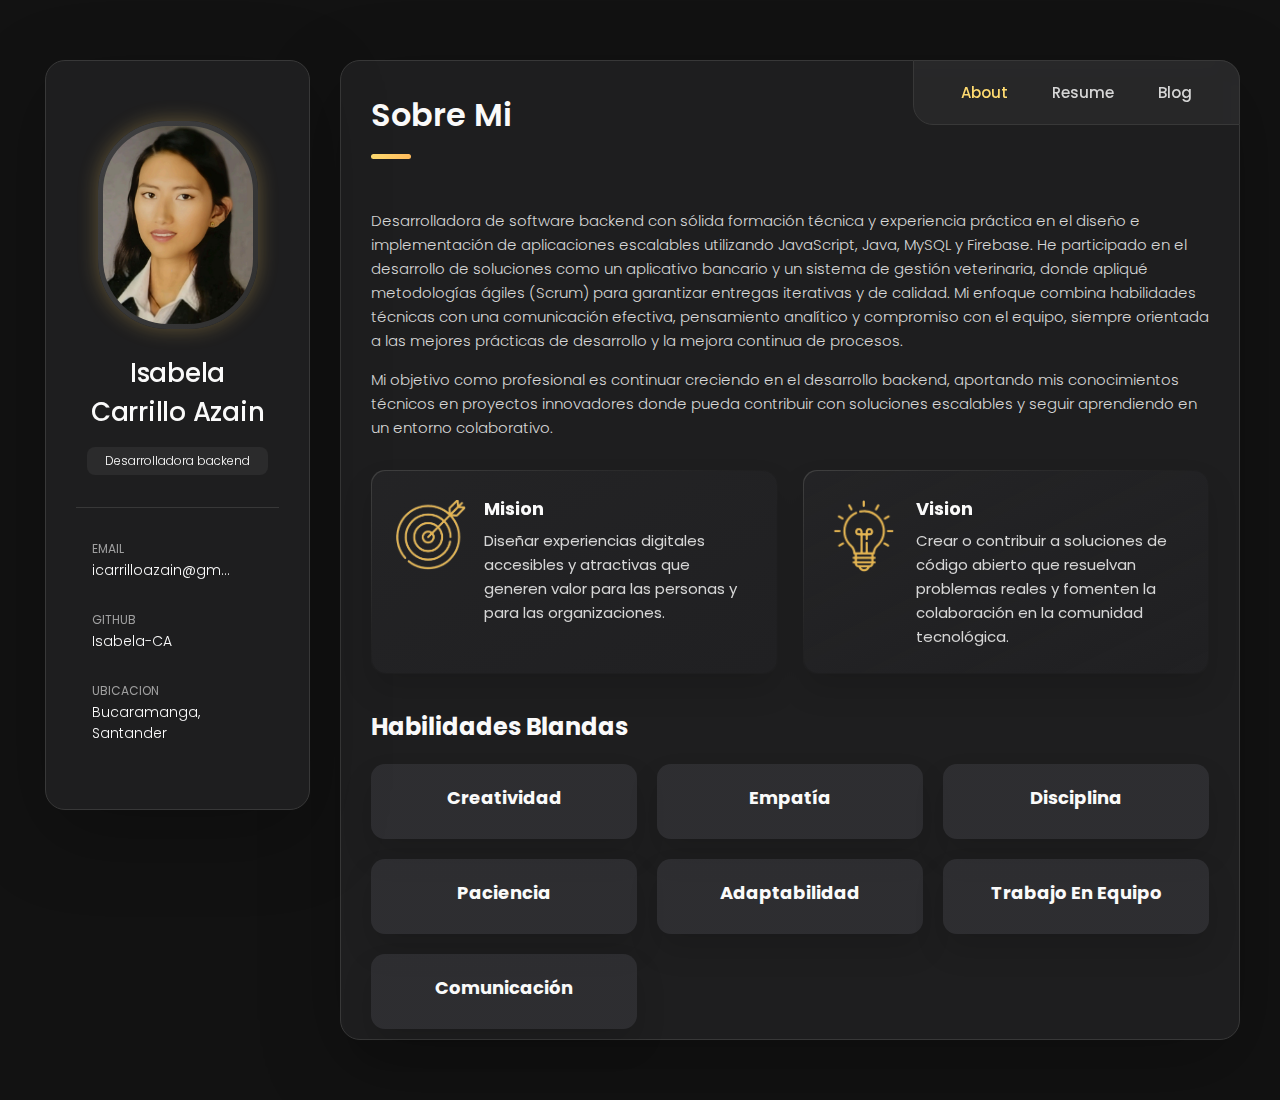
<file: index.html>
<!DOCTYPE html>
<html lang="en">

<head>
  <meta charset="UTF-8">
  <meta http-equiv="X-UA-Compatible" content="IE=edge">
  <meta name="viewport" content="width=device-width, initial-scale=1.0">
  <link rel="icon" href="imag/portafolio.png" type="image/x-icon">
  <link rel="stylesheet" href="style.css">
  <title>Portfolio</title>

  <link rel="shortcut icon" href="imag/gmail.jpg" type="image/x-icon">
  <link rel="stylesheet" href="style.css">

  <link rel="preconnect" href="https://fonts.googleapis.com">
  <link rel="preconnect" href="https://fonts.gstatic.com" crossorigin>
  <link href="https://fonts.googleapis.com/css2?family=Poppins:wght@300;400;500;600&display=swap" rel="stylesheet">
</head>

<body>

  <main>

    <aside class="sidebar" data-sidebar>

      <div class="sidebar-info">

        <img class="avatar-box"
         src="imag/foto.png" alt="isabela" width="80">
        

        <div class="info-content">
          <h1 class="name" title="isa">Isabela <p>Carrillo Azain</p></h1>

          <p class="title">Desarrolladora backend</p>
        </div>

        <button class="info_more-btn" data-sidebar-btn>
          <span>Show Contacts</span>

          <ion-icon name="chevron-down"></ion-icon>
        </button>

      </div>

      <div class="sidebar-info_more">

        <div class="separator"></div>

        <ul class="contacts-list">

          <li class="contact-item">

              <ion-icon name="mail-outline"></ion-icon>

            <div class="contact-info">
              <p class="contact-title">Email</p>

              <p class="contact-link">icarrilloazain@gmail.com</p>
            </div>

          </li>

          <li class="contact-item">

              <ion-icon name="phone-portrait-outline"></ion-icon>
           

            <div class="contact-info">
              <p class="contact-title">Github</p>

              <a class="contact-link">Isabela-CA</a>
            </div>

          </li>

          <li class="contact-item">

            
              <link rel="stylesheet" href="imag/gmail.jpg">
              <ion-icon name="location-outline"></ion-icon>
            

            <div class="contact-info">
              <p class="contact-title">Ubicacion</p>

              <address>Bucaramanga, Santander</address>
            </div>

          </li>

        </ul>

        <div class="separator"></div>

        <ul class="social-list">

          <li class="social-item">
            <a href="#" class="social-link">
              <ion-icon name="logo-facebook"></ion-icon>
            </a>
          </li>

          <li class="social-item">
            <a href="#" class="social-link">
              <ion-icon name="logo-twitter"></ion-icon>
            </a>
          </li>

          <li class="social-item">
            <a href="#" class="social-link">
              <ion-icon name="logo-instagram"></ion-icon>
            </a>
          </li>

        </ul>

      </div>

    </aside>

    <div class="main-content">

      <nav class="navbar">

        <ul class="navbar-list">

          <li class="navbar-item">
            <button class="navbar-link  active" data-nav-link>About</button>
          </li>

          <li class="navbar-item">
            <button class="navbar-link" data-nav-link>Resume</button>
          </li>

          <li class="navbar-item">
            <button class="navbar-link" data-nav-link>Blog</button>
          </li>

        </ul>

      </nav>

      <!-- ABOUT SECTION -->
      <article class="about  active" data-page="about">

        <header>
          <h2 class="h2 article-title">Sobre mi</h2>
        </header>

        <section class="about-text">
          <p>
           Desarrolladora de software backend con sólida formación técnica y experiencia práctica en el diseño e implementación
          de aplicaciones escalables utilizando JavaScript, Java, MySQL y Firebase. He participado en el desarrollo de soluciones 
          como un aplicativo bancario y un sistema de gestión veterinaria, donde apliqué metodologías ágiles (Scrum) para garantizar 
          entregas iterativas y de calidad. Mi enfoque combina habilidades técnicas con una comunicación efectiva, pensamiento analítico y 
          compromiso con el equipo, siempre orientada a las mejores prácticas de desarrollo y la mejora continua de procesos.</p>
            
          <p>Mi objetivo como profesional es continuar creciendo en el desarrollo backend, aportando mis conocimientos 
            técnicos en proyectos innovadores donde pueda contribuir con soluciones escalables y seguir aprendiendo en 
            un entorno colaborativo.</p> 
        </section>
        <!-- MISION Y VISION -->
        <section class="service">

          <ul class="service-list">

            <li class="service-item">

              <div class="service-icon-box">
                <img src="imag/mision.png" alt="mision icon" width="70">
              </div>

              <div class="service-content-box">
                <h4 class="h4 service-item-title">Mision</h4>

                <p class="service-item-text">
                Diseñar experiencias digitales accesibles y 
                atractivas que generen valor para las personas y 
                para las organizaciones.              
            </div>

            </li>

            <li class="service-item">

              <div class="service-icon-box">
                <img src="imag/vision.png" alt="js" width="70">
              </div>

              <div class="service-content-box">
                <h4 class="h4 service-item-title">Vision</h4>

                <p class="service-item-text">
                  Crear o contribuir a soluciones de código abierto 
                  que resuelvan problemas reales y fomenten la 
                  colaboración en la comunidad tecnológica.
                </p>
              </div>

            </li>

          </ul>

        </section>
        <!--- HABILIDADES BLANDAS -->  
        <section class="compe">
       <h3 class="h3 service-title">Habilidades Blandas</h3>

          <ul class="compe-list">

            <li class="compe-item">

              <div class="compe-icon-box">
              </div>

              <div class="compe-content-box">
                <h4 class="h4 compe-item-title">Creatividad</h4>
            
                </div>
             
            </li>
            
            <li class="compe-item">

              <div class="compe-icon-box">
              </div>

              <div class="compe-content-box">
                <h4 class="h4 compe-item-title">Empatía</h4>
             
                </div>
             
            </li>

            <li class="compe-item">

              <div class="compe-icon-box">
              </div>

                <h4 class="h4 compe-item-title">Disciplina</h4>
             
            </li>

             <li class="compe-item">

              <div class="compe-icon-box">
              </div>

                <h4 class="h4 compe-item-title">Paciencia</h4>
             
            </li>

             <li class="compe-item">

              <div class="compe-icon-box">
              </div>

                <h4 class="h4 compe-item-title">Adaptabilidad</h4>
             
            </li>

             <li class="compe-item">

              <div class="compe-icon-box">
              </div>

                <h4 class="h4 compe-item-title">Trabajo en equipo</h4>
             
            </li>

             <li class="compe-item">

              <div class="compe-icon-box">
              </div>

                <h4 class="h4 compe-item-title">Comunicación</h4>
             
            </li>

        <div class="modal-container" data-modal-container>

          <div class="overlay" data-overlay></div>

          <section class="testimonials-modal">

            <button class="modal-close-btn" data-modal-close-btn>
              <ion-icon name="close-outline"></ion-icon>
            </button>

          </section>

        </div>
      </section>
      </article>

      <!-- RESUME SECTION -->
      <article class="resume" data-page="resume">

        <header>
          <h2 class="h2 article-title">Resume</h2>
        </header>

        <section class="timeline">

          <div class="title-wrapper">
            <div class="icon-box">
              <ion-icon name="book-outline"></ion-icon>
            </div>

            <h3 class="h3">Experiencia</h3>
          </div>

          <ol class="timeline-list">

            <li class="timeline-item">

              <h4 class="h4 timeline-item-title">Acme Bank</h4>

              <span>2025 - Campuslands</span>

              <p class="timeline-text">
                Desarrollé en conjunto una aplicacion bancaria simulada con JavaScript y Firebase, 
                que permite a los usuarios registrarse y realizar trámites financieros de manera segura y eficiente, 
                replicando la experiencia de una plataforma bancaria real.
              </p>

            </li>

            <li class="timeline-item">

              <h4 class="h4 timeline-item-title">Finca de producción agrícola</h4>

              <span>2025</span>

              <p class="timeline-text">
                Base de datos integral en Mysql para administrar fincas agrícolas, controlando clientes, ventas, producción, 
                inventarios, compras, maquinaria y mantenimiento. Incluye automatización mediante procedimientos, 
                funciones, triggers y eventos, con gestión de roles de usuario para optimizar todos los procesos 
                operativos y productivos.
              </p>

            </li>

            <li class="timeline-item">

              <h4 class="h4 timeline-item-title">veterinaria Happy-feet</h4>

              <span>2025 - Campuslands</span>

              <p class="timeline-text">
                Creé un sistema de gestión integral con Java y MySQL para una clínica veterinaria, facilitando 
                el registro y administración de mascotas, dueños, citas, tratamientos y facturación, optimizando 
                así las operaciones diarias y mejorando la atención al cliente.
              </p>

            </li>

          </ol>

        </section>

        <section class="service">

          <h3 class="h3 service-title">Habilidades tecnicas</h3>

          <ul class="service-list">

            <li class="service-item">

              <div class="service-icon-box">
                <img src="imag/java.png" alt="design icon" width="60">
              </div>

              <div class="service-content-box">
                <h4 class="h4 service-item-title">Java</h4>

                <p class="service-item-text">
                Lenguaje para desarrollar software escalable y confiable.              
            </div>

            </li>

            <li class="service-item">

              <div class="service-icon-box">
                <img src="imag/js.png" alt="js" width="80">
              </div>

              <div class="service-content-box">
                <h4 class="h4 service-item-title">JavaScript</h4>

                <p class="service-item-text">
                  JavaScript da interactividad y dinamismo a las páginas web.
                </p>
              </div>

            </li>

            <li class="service-item">

              <div class="service-icon-box">
                <img src="imag/mys.jpg" alt="mysql" width="80">
              </div>

              <div class="service-content-box">
                <h4 class="h4 service-item-title">MySQL</h4>

                <p class="service-item-text">
                  MySQL es un sistema de gestión de bases de datos que permite almacenar, organizar y recuperar información de forma eficiente.
                </p>
              </div>

            </li>
            
            <li class="service-item">

              <div class="service-icon-box">
                <img src="imag/postgres.png" alt="camera icon" width="80">
              </div>

              <div class="service-content-box">
                <h4 class="h4 service-item-title">Postgres</h4>

                <p class="service-item-text">
                  Sistema de gestión de bases de datos relacionales de código abierto
                </p>
              </div>

            </li>

            <li class="service-item">

              <div class="service-icon-box">
                <img src="imag/git.png" alt="camera icon" width="70">
              </div>

              <div class="service-content-box">
                <h4 class="h4 service-item-title">Git</h4>

                <p class="service-item-text">
                  sistema de control de versiones distribuido que permite a los desarrolladores llevar un registro de los cambios en el código
                </p>
              </div>

            </li>


            <li class="service-item">

              <div class="service-icon-box">
                <img src="imag/html.png" alt="camera icon" width="70">
              </div>

              <div class="service-content-box">
                <h4 class="h4 service-item-title">Html y Css</h4>

                <p class="service-item-text">
                  HTML y CSS: la base del diseño web. HTML estructura el contenido y CSS define su estilo y apariencia.
                </p>
              </div>

            </li>


          </ul>

        </section>

      </article>

      <!-- PORTFOLIO SECTION -->
      <article class="portfolio" data-page="portfolio">

        <header>
          <h2 class="h2 article-title">Portfolio</h2>
        </header>

        <section class="projects">

          <ul class="filter-list">

            <li class="filter-item">
              <button class="active" data-filter-btn>All</button>
            </li>

            <li class="filter-item">
              <button data-filter-btn>Web design</button>
            </li>

            <li class="filter-item">
              <button data-filter-btn>Applications</button>
            </li>

            <li class="filter-item">
              <button data-filter-btn>Web development</button>
            </li>

          </ul>

          <div class="filter-select-box">

            <button class="filter-select" data-select>

              <div class="select-value" data-selecct-value>Select category</div>

              <div class="select-icon">
                <ion-icon name="chevron-down"></ion-icon>
              </div>

            </button>

            <ul class="select-list">

              <li class="select-item">
                <button data-select-item>All</button>
              </li>

              <li class="select-item">
                <button data-select-item>Web design</button>
              </li>

              <li class="select-item">
                <button data-select-item>Applications</button>
              </li>

              <li class="select-item">
                <button data-select-item>Web development</button>
              </li>

            </ul>

          </div>

          <ul class="project-list">

            <li class="project-item  active" data-filter-item data-category="web development">
              <a href="#">

                <figure class="project-img">
                  <div class="project-item-icon-box">
                    <ion-icon name="eye-outline"></ion-icon>
                  </div>

                  <img src="./assets/images/project-1.jpg" alt="finance" loading="lazy">
                </figure>

                <h3 class="project-title">Finance</h3>

                <p class="project-category">Web development</p>

              </a>
            </li>

            <li class="project-item  active" data-filter-item data-category="web development">
              <a href="#">

                <figure class="project-img">
                  <div class="project-item-icon-box">
                    <ion-icon name="eye-outline"></ion-icon>
                  </div>

                  <img src="./assets/images/project-2.png" alt="orizon" loading="lazy">
                </figure>

                <h3 class="project-title">Orizon</h3>

                <p class="project-category">Web development</p>

              </a>
            </li>

            <li class="project-item  active" data-filter-item data-category="web design">
              <a href="#">

                <figure class="project-img">
                  <div class="project-item-icon-box">
                    <ion-icon name="eye-outline"></ion-icon>
                  </div>

                  <img src="./assets/images/project-3.jpg" alt="fundo" loading="lazy">
                </figure>

                <h3 class="project-title">Fundo</h3>

                <p class="project-category">Web design</p>

              </a>
            </li>

            <li class="project-item  active" data-filter-item data-category="applications">
              <a href="#">

                <figure class="project-img">
                  <div class="project-item-icon-box">
                    <ion-icon name="eye-outline"></ion-icon>
                  </div>

                  <img src="./assets/images/project-4.png" alt="brawlhalla" loading="lazy">
                </figure>

                <h3 class="project-title">Brawlhalla</h3>

                <p class="project-category">Applications</p>

              </a>
            </li>

            <li class="project-item  active" data-filter-item data-category="web design">
              <a href="#">

                <figure class="project-img">
                  <div class="project-item-icon-box">
                    <ion-icon name="eye-outline"></ion-icon>
                  </div>

                  <img src="./assets/images/project-5.png" alt="dsm." loading="lazy">
                </figure>

                <h3 class="project-title">DSM.</h3>

                <p class="project-category">Web design</p>

              </a>
            </li>

            <li class="project-item  active" data-filter-item data-category="web design">
              <a href="#">

                <figure class="project-img">
                  <div class="project-item-icon-box">
                    <ion-icon name="eye-outline"></ion-icon>
                  </div>

                  <img src="./assets/images/project-6.png" alt="metaspark" loading="lazy">
                </figure>

                <h3 class="project-title">MetaSpark</h3>

                <p class="project-category">Web design</p>

              </a>
            </li>

            <li class="project-item  active" data-filter-item data-category="web development">
              <a href="#">

                <figure class="project-img">
                  <div class="project-item-icon-box">
                    <ion-icon name="eye-outline"></ion-icon>
                  </div>

                  <img src="./assets/images/project-7.png" alt="summary" loading="lazy">
                </figure>

                <h3 class="project-title">Summary</h3>

                <p class="project-category">Web development</p>

              </a>
            </li>

            <li class="project-item  active" data-filter-item data-category="applications">
              <a href="#">

                <figure class="project-img">
                  <div class="project-item-icon-box">
                    <ion-icon name="eye-outline"></ion-icon>
                  </div>

                  <img src="./assets/images/project-8.jpg" alt="task manager" loading="lazy">
                </figure>

                <h3 class="project-title">Task Manager</h3>

                <p class="project-category">Applications</p>

              </a>
            </li>

            <li class="project-item  active" data-filter-item data-category="web development">
              <a href="#">

                <figure class="project-img">
                  <div class="project-item-icon-box">
                    <ion-icon name="eye-outline"></ion-icon>
                  </div>

                  <img src="./assets/images/project-9.png" alt="arrival" loading="lazy">
                </figure>

                <h3 class="project-title">Arrival</h3>

                <p class="project-category">Web development</p>

              </a>
            </li>

          </ul>

        </section>

      </article>

      <!-- BLOG SECTION -->
      <article class="blog" data-page="blog">
        <header>
          <h2 class="h2 article-title">Portafolio</h2>
        </header>
        <section class="blog-posts">
          <ul class="blog-posts-list">
            <li class="blog-post-item">
              <a href="https://github.com/Isabela-CA/Proyecto-Veterinaria" target="_blank">
                <figure class="blog-banner-box">
                      <img src="imag/happy-feet.PNG" alt="veterinaria">
                    
                  <div style="width:100%;height:100%;display:flex;align-items:center;justify-content:center;color:var(--light-gray)">
                    <ion-icon name="image-outline" style="font-size:48px"></ion-icon>
                  </div>
                </figure>
                <div class="blog-content">
                  <div class="blog-meta">
                    <p class="blog-category">Java , Mysql</p>
                    <span class="dot"></span>
                    <time datetime="2022-02-23">2025</time>
                  </div>
                  <h3 class="h3 blog-item-title">Veterinaria Happy-feet</h3>
                  <p class="blog-text">Creación de un sistema integral para clínicas veterinarias, facilitando la gestión de mascotas, citas, 
                    tratamientos y facturación, mejorando las operaciones y el servicio al cliente.</p>
                </div>
              </a>
            </li>

            <li class="blog-post-item">
              <a href="https://github.com/arrublas1208/Acme-Bank" target="_blank">
                <figure class="blog-banner-box">
                  <img src="imag/banco.PNG" alt="">
                  <div style="width:100%;height:100%;display:flex;align-items:center;justify-content:center;color:var(--light-gray)">
                    <ion-icon name="code-outline" style="font-size:48px"></ion-icon>
                  </div>
                </figure>
                <div class="blog-content">
                  <div class="blog-meta">
                    <p class="blog-category">JavaScript, Firebase, html y css</p>
                    <span class="dot"></span>
                    <time datetime="2022-02-23">2025</time>
                  </div>
                  <h3 class="h3 blog-item-title">Banco Acme-Bank</h3>
                  <p class="blog-text">Desarrollo de una plataforma segura para el registro de usuarios y la
                     realización de trámites financieros, replicando una experiencia bancaria real.</p>
                </div>
              </a>
            </li>

            <li class="blog-post-item">
              <a href="https://github.com/Isabela-CA/BD_finca_proyecto" target="_blank">
                <figure class="blog-banner-box">
                  <img src="imag/finca.PNG" alt="">
                  <div style="width:100%;height:100%;display:flex;align-items:center;justify-content:center;color:var(--light-gray)">
                    <ion-icon name="logo-javascript" style="font-size:48px"></ion-icon>
                  </div>
                </figure>
                <div class="blog-content">
                  <div class="blog-meta">
                    <p class="blog-category">Mysql</p>
                    <span class="dot"></span>
                    <time datetime="2022-02-23">2025</time>
                  </div>
                  <h3 class="h3 blog-item-title">Finca agricola</h3>
                  <p class="blog-text">Implementación de una base de datos integral con automatización avanzada 
                    (procedimientos, triggers, roles) para optimizar la administración de producción, inventario y maquinaria.</p>
                </div>
              </a>
            </li>
          </ul>
        </section>
      </article>

    </div>

  </main>

  <script type="module" src="script.js"></script>

</body>

</html>
</file>
<file: style.css>
:root {

  /**
   * colors
   */

  /* gradient */

  --bg-gradient-onyx: linear-gradient(
    to bottom right, 
    hsl(240, 1%, 25%) 3%, 
    hsl(0, 0%, 19%) 97%
  );
  --bg-gradient-jet: linear-gradient(
    to bottom right, 
    hsla(240, 1%, 18%, 0.251) 0%, 
    hsla(240, 2%, 11%, 0) 100%
  ), hsl(240, 2%, 13%);
  --bg-gradient-yellow-1: linear-gradient(
    to bottom right, 
    hsl(45, 100%, 71%) 0%, 
    hsla(36, 100%, 69%, 0) 50%
  );
  --bg-gradient-yellow-2: linear-gradient(
    135deg, 
    hsla(45, 100%, 71%, 0.251) 0%, 
    hsla(35, 100%, 68%, 0) 59.86%
  ), hsl(240, 2%, 13%);
  --border-gradient-onyx: linear-gradient(
    to bottom right, 
    hsl(0, 0%, 25%) 0%, 
    hsla(0, 0%, 25%, 0) 50%
  );
  --text-gradient-yellow: linear-gradient(
    to right, 
    hsl(45, 100%, 72%), 
    hsl(35, 100%, 68%)
  );

  /* solid */

  --jet: hsl(0, 0%, 22%);
  --onyx: hsl(240, 1%, 17%);
  --eerie-black-1: hsl(240, 2%, 13%);
  --eerie-black-2: hsl(240, 2%, 12%);
  --smoky-black: hsl(0, 0%, 7%);
  --white-1: hsl(0, 0%, 100%);
  --white-2: hsl(0, 0%, 98%);
  --orange-yellow-crayola: hsl(45, 100%, 72%);
  --vegas-gold: hsl(45, 54%, 58%);
  --light-gray: hsl(0, 0%, 84%);
  --light-gray-70: hsla(0, 0%, 84%, 0.7);
  --bittersweet-shimmer: hsl(0, 43%, 51%);

  /**
   * typography
   */

  /* font-family */
  --ff-poppins: 'Poppins', sans-serif;

  /* font-size */
  --fs-1: 24px;
  --fs-2: 18px;
  --fs-3: 17px;
  --fs-4: 16px;
  --fs-5: 15px;
  --fs-6: 14px;
  --fs-7: 13px;
  --fs-8: 11px;

  /* font-weight */
  --fw-300: 300;
  --fw-400: 400;
  --fw-500: 500;
  --fw-600: 600;

  /**
   * shadow
   */
  
  --shadow-1: -4px 8px 24px hsla(0, 0%, 0%, 0.25);
  --shadow-2: 0 16px 30px hsla(0, 0%, 0%, 0.25);
  --shadow-3: 0 16px 40px hsla(0, 0%, 0%, 0.25);
  --shadow-4: 0 25px 50px hsla(0, 0%, 0%, 0.15);
  --shadow-5: 0 24px 80px hsla(0, 0%, 0%, 0.25);

  /**
   * transition
   */

  --transition-1: 0.25s ease;
  --transition-2: 0.5s ease-in-out;

}

/*-----------------------------------*\
  #RESET
\*-----------------------------------*/

*, *::before, *::after {
  margin: 0;
  padding: 0;
  box-sizing: border-box;
}

a { text-decoration: none; }

li { list-style: none; }

img, ion-icon, a, button, time, span { display: block; }

button {
  font: inherit;
  background: none;
  border: none;
  text-align: left;
  cursor: pointer;
}

input, textarea {
  display: block;
  width: 100%;
  background: none;
  font: inherit;
}

::selection {
  background: var(--orange-yellow-crayola);
  color: var(--smoky-black);
}

:focus { outline-color: var(--orange-yellow-crayola); }

html { font-family: var(--ff-poppins); }

body { background: var(--smoky-black); }





/*-----------------------------------*\
  #REUSED STYLE
\*-----------------------------------*/

.sidebar,
article {
  background: var(--eerie-black-2);
  border: 1px solid var(--jet);
  border-radius: 20px;
  padding: 15px;
  box-shadow: var(--shadow-1);
  z-index: 1;
}

.separator {
  width: 100%;
  height: 1px;
  background: var(--jet);
  margin: 16px 0;
}

.icon-box {
  position: relative;
  background: var(--border-gradient-onyx);
  width: 30px;
  height: 30px;
  border-radius: 8px;
  display: flex;
  justify-content: center;
  align-items: center;
  font-size: 16px;
  color: var(--orange-yellow-crayola);
  box-shadow: var(--shadow-1);
  z-index: 1;
}

.icon-box::before {
  content: "";
  position: absolute;
  inset: 1px;
  background: var(--eerie-black-1);
  border-radius: inherit;
  z-index: -1;
}

.icon-box ion-icon { --ionicon-stroke-width: 35px; }

article { display: none; }

article.active {
  display: block;
  animation: fade 0.5s ease backwards;
}

@keyframes fade {
  0% { opacity: 0; }
  100% { opacity: 1; }
}

.h2,
.h3,
.h4,
.h5 {
  color: var(--white-2);
  text-transform: capitalize;
}

.h2 { font-size: var(--fs-1); }

.h3 { font-size: var(--fs-2); }

.h4 { font-size: var(--fs-4); }

.h5 {
  font-size: var(--fs-7);
  font-weight: var(--fw-500);
}

.article-title {
  position: relative;
  padding-bottom: 7px;
}

.article-title::after {
  content: "";
  position: absolute;
  bottom: 0;
  left: 0;
  width: 30px;
  height: 3px;
  background: var(--text-gradient-yellow);
  border-radius: 3px;
}

.has-scrollbar::-webkit-scrollbar {
  width: 5px; /* for vertical scrollbar */
  height: 5px; /* for horizontal scrollbar */
}

.has-scrollbar::-webkit-scrollbar-track {
  background: var(--onyx);
  border-radius: 5px;
}

.has-scrollbar::-webkit-scrollbar-thumb {
  background: var(--orange-yellow-crayola);
  border-radius: 5px;
}

.has-scrollbar::-webkit-scrollbar-button { width: 20px; }

.content-card {
  position: relative;
  background: var(--border-gradient-onyx);
  padding: 15px;
  padding-top: 45px;
  border-radius: 14px;
  box-shadow: var(--shadow-2);
  cursor: pointer;
  z-index: 1;
}

.content-card::before {
  content: "";
  position: absolute;
  inset: 1px;
  background: var(--bg-gradient-jet);
  border-radius: inherit;
  z-index: -1;
}





/*-----------------------------------*\
  #MAIN
\*-----------------------------------*/

main {
  margin: 15px 12px;
  margin-bottom: 75px;
  min-width: 259px;
}





/*-----------------------------------*\
  #SIDEBAR
\*-----------------------------------*/

.sidebar {
  margin-bottom: 15px;
  max-height: 112px;
  overflow: hidden;
  transition: var(--transition-2);
}

.sidebar.active { max-height: 405px; }

.sidebar-info {
  position: relative;
  display: flex;
  justify-content: flex-start;
  align-items: center;
  gap: 15px;
}

.avatar-box {
  background: var(--bg-gradient-onyx);
  width: 160px;
  border-radius: 60px;
  background: var(--bg-gradient-onyx);
  border-radius: 20px;
  padding: 5px;
  box-shadow: 0 0 20px rgba(255, 209, 102, 0.3);
}


.info-content .name {
  color: var(--white-2);
  font-size: var(--fs-3);
  font-weight: var(--fw-500);
  letter-spacing: -0.25px;
  margin-bottom: 10px;
}

.info-content .title {
  color: var(--white-1);
  background: var(--onyx);
  font-size: var(--fs-8);
  font-weight: var(--fw-300);
  width: max-content;
  padding: 3px 12px;
  border-radius: 8px;
}

.info_more-btn {
  position: absolute;
  top: -15px;
  right: -15px;
  border-radius: 0 15px;
  font-size: 13px;
  color: var(--orange-yellow-crayola);
  background: var(--border-gradient-onyx);
  padding: 10px;
  box-shadow: var(--shadow-2);
  transition: var(--transition-1);
  z-index: 1;
}

.info_more-btn::before {
  content: "";
  position: absolute;
  inset: 1px;
  border-radius: inherit;
  background: var(--bg-gradient-jet);
  transition: var(--transition-1);
  z-index: -1;
}

.info_more-btn:hover,
.info_more-btn:focus { background: var(--bg-gradient-yellow-1); }

.info_more-btn:hover::before,
.info_more-btn:focus::before { background: var(--bg-gradient-yellow-2); }

.info_more-btn span { display: none; }

.sidebar-info_more {
  opacity: 0;
  visibility: hidden;
  transition: var(--transition-2);
}

.sidebar.active .sidebar-info_more {
  opacity: 1;
  visibility: visible;
}

.contacts-list {
  display: grid;
  grid-template-columns: 1fr;
  gap: 16px;
}

.contact-item {
  min-width: 100%;
  display: flex;
  align-items: center;
  gap: 16px;
}

.contact-info {
  max-width: calc(100% - 46px);
  width: calc(100% - 46px);
}

.contact-title {
  color: var(--light-gray-70);
  font-size: var(--fs-8);
  text-transform: uppercase;
  margin-bottom: 2px;
}

.contact-info :is(.contact-link, time, address) {
  color: var(--white-2);
  font-size: var(--fs-7);
}

.contact-info address { font-style: normal; }

.social-list {
  display: flex;
  justify-content: flex-start;
  align-items: center;
  gap: 15px;
  padding-bottom: 4px;
  padding-left: 7px;
}

.social-item .social-link {
  color: var(--light-gray-70);
  font-size: 18px;
}


.social-item .social-link:hover { color: var(--light-gray); }





/*-----------------------------------*\
  #NAVBAR
\*-----------------------------------*/

.navbar {
  position: fixed;
  bottom: 0;
  left: 0;
  width: 100%;
  background: hsla(240, 1%, 17%, 0.75);
  backdrop-filter: blur(10px);
  border: 1px solid var(--jet);
  border-radius: 12px 12px 0 0;
  box-shadow: var(--shadow-2);
  z-index: 5;
}

.navbar-list {
  display: flex;
  flex-wrap: wrap;
  justify-content: center;
  align-items: center;
  padding: 0 10px;
}

.navbar-link {
  color: var(--light-gray);
  font-size: var(--fs-8);
  padding: 20px 7px;
  transition: color var(--transition-1);
}

.navbar-link:hover,
.navbar-link:focus { color: var(--light-gray-70); }

.navbar-link.active { color: var(--orange-yellow-crayola); }





/*-----------------------------------*\
  #ABOUT
\*-----------------------------------*/

.about .article-title { margin-bottom: 15px; }

.about-text {
  color: var(--light-gray);
  font-size: var(--fs-6);
  font-weight: var(--fw-300);
  line-height: 1.6;
}

.about-text p { margin-bottom: 15px; }

/**
 * #competencias  
 */
.compe {
  margin-bottom: -20px;
}

.compe-title {
  margin-bottom: 30px;
}

.compe-list {
  display: grid;
  grid-template-columns: 1fr;
  gap: 20px;
  
}

.compe-item {
  background: var(--border-gradient-onyx);
  padding: 10px;
  border-radius: 14px;
  box-shadow: var(--shadow-2);
  transition: var(--transition-1);
  height: 75px;
  background-image: linear-gradient(  
        hsla(240, 4%, 23%, 0.589) 3%
);
}

.compe-item:hover {
  transform: translateY(-5px);
  border: 1px solid  hsl(45, 100%, 72%);

}

.compe-content-box {
  text-align: left;
}

.compe-item-title {
  margin-bottom: 10px;
  color: var(--white-2);
  text-align: center;
}

.compe-item-text {
  color: var(--light-gray);
  font-size: var(--fs-6);
  font-weight: var(--fw-300);
  line-height: 1.6;
}

/* Responsive: 2 columns for tablets */
@media (min-width: 580px) {
  .compe-list {
    grid-template-columns: repeat(2, 1fr);
  }
}

/* Responsive: 3 columns for desktop */
@media (min-width: 1024px) {
  .compe-list {
    grid-template-columns: repeat(3, 1fr);
  }
}

.compe-icon-box {
  margin-bottom: 10px;
}

.compe-icon-box img {
  margin: auto;
}

.compe-content-box {
  text-align: center;
}

.compe-item-title {
  margin-bottom: 7px;
}

.compe-item-text {
  color: var(--light-gray);
  font-size: var(--fs-6);
  font-weight: var(--fw-3);
  line-height: 1.6;
}

/**
 * #service 
 */

.service { margin-bottom: 35px; }

.service-title { margin-bottom: 20px; }

.service-list {
  display: grid;
  grid-template-columns: 1fr;
  gap: 20px;
}

.service-item {
  position: relative;
  background: var(--border-gradient-onyx);
  padding: 15px;
  border-radius: 14px;
  box-shadow: var(--shadow-2);
  z-index: 1;
}
.service-item:hover {
  border: 1px solid  hsl(45, 100%, 72%);
}

.service-item::before {
  content: "";
  position: absolute;
  inset: 1px;
  background: var(--bg-gradient-jet);
  border-radius: inherit;
  z-index: -1;
}

.service-icon-box { margin-bottom: 10px; }

.service-icon-box img { 
  margin: auto; }

.service-content-box { text-align: center; }

.service-item-title { margin-bottom: 7px; }

.service-item-text {
  color: var(--light-gray);
  font-size: var(--fs-6);
  font-weight: var(--fw-3);
  line-height: 1.6;
}


/**
 * #testimonials 
 */

.testimonials { margin-bottom: 30px; }

.testimonials-title { margin-bottom: 20px; }

.testimonials-list {
  display: flex;
  justify-content: flex-start;
  align-items: flex-start;
  gap: 15px;
  margin: 0 -15px;
  padding: 25px 15px;
  padding-bottom: 35px;
  overflow-x: auto;
  scroll-behavior: smooth;
  overscroll-behavior-inline: contain;
  scroll-snap-type: inline mandatory;
}

.testimonials-item {
  min-width: 100%;
  scroll-snap-align: center;
}

.testimonials-avatar-box {
  position: absolute;
  top: 0;
  left: 0;
  transform: translate(15px, -25px);
  background: var(--bg-gradient-onyx);
  border-radius: 14px;
  box-shadow: var(--shadow-1);
}

.testimonials-item-title { margin-bottom: 7px; }

.testimonials-text {
  color: var(--light-gray);
  font-size: var(--fs-6);
  font-weight: var(--fw-300);
  line-height: 1.6;
  display: -webkit-box;
  line-clamp: 4;
  -webkit-line-clamp: 4;
  -webkit-box-orient: vertical;
  overflow: hidden;
}


/**
 * #testimonials-modal
 */

.modal-container {
  position: fixed;
  top: 0;
  left: 0;
  width: 100%;
  height: 100%;
  display: flex;
  justify-content: center;
  align-items: center;
  overflow-y: auto;
  overscroll-behavior: contain;
  z-index: 20;
  pointer-events: none;
  visibility: hidden;
}

.modal-container::-webkit-scrollbar { display: none; }

.modal-container.active {
  pointer-events: all;
  visibility: visible;
}

.overlay {
  position: fixed;
  top: 0;
  left: 0;
  width: 100%;
  height: 100vh;
  background: hsl(0, 0%, 5%);
  opacity: 0;
  visibility: hidden;
  pointer-events: none;
  z-index: 1;
  transition: var(--transition-1);
}

.overlay.active {
  opacity: 0.8;
  visibility: visible;
  pointer-events: all;
}

.testimonials-modal {
  background: var(--eerie-black-2);
  position: relative;
  padding: 15px;
  margin: 15px 12px;
  border: 1px solid var(--jet);
  border-radius: 14px;
  box-shadow: var(--shadow-5);
  transform: scale(1.2);
  opacity: 0;
  transition: var(--transition-1);
  z-index: 2;
}

.modal-container.active .testimonials-modal {
  transform: scale(1);
  opacity: 1;
}

.modal-close-btn {
  position: absolute;
  top: 15px;
  right: 15px;
  background: var(--onyx);
  border-radius: 8px;
  width: 32px;
  height: 32px;
  display: flex;
  justify-content: center;
  align-items: center;
  color: var(--white-2);
  font-size: 18px;
  opacity: 0.7;
}

.modal-close-btn:hover,
.modal-close-btn:focus { opacity: 1; }

.modal-close-btn ion-icon { --ionicon-stroke-width: 50px; }

.modal-avatar-box {
  background: var(--bg-gradient-onyx);
  width: max-content;
  border-radius: 14px;
  margin-bottom: 15px;
  box-shadow: var(--shadow-2);
}

.modal-img-wrapper > img { display: none; }

.modal-title { margin-bottom: 4px; }

.modal-content time {
  font-size: var(--fs-6);
  color: var(--light-gray-70);
  font-weight: var(--fw-300);
  margin-bottom: 10px;
}

.modal-content p {
  color: var(--light-gray);
  font-size: var(--fs-6);
  font-weight: var(--fw-300);
  line-height: 1.6;
}


/**
 * #clients 
 */

.clients { margin-bottom: 15px; }

.clients-list {
  display: flex;
  justify-content: flex-start;
  align-items: flex-start;
  gap: 15px;
  margin: 0 -15px;
  padding: 25px;
  padding-bottom: 25px;
  overflow-x: auto;
  scroll-behavior: smooth;
  overscroll-behavior-inline: contain;
  scroll-snap-type: inline mandatory;
  scroll-padding-inline: 25px;
}

.clients-item {
  min-width: 50%;
  scroll-snap-align: start;
}

.clients-item img {
  width: 100%;
  filter: grayscale(1);
  transition: var(--transition-1);
}

.clients-item img:hover { filter: grayscale(0); }





/*-----------------------------------*\
  #RESUME
\*-----------------------------------*/

.article-title { margin-bottom:20px; }


/**
 * education and experience 
 */

.timeline { margin-bottom: 30px; }

.timeline .title-wrapper {
  display: flex;
  align-items: center;
  gap: 15px;
  margin-bottom: 25px;
}

.timeline-list {
  font-size: var(--fs-6);
  margin-left: 45px;
}

.timeline-item { position: relative; }

.timeline-item:not(:last-child) { margin-bottom: 20px; }

.timeline-item-title {
  font-size: var(--fs-6);
  line-height: 1.3;
  margin-bottom: 7px;
}

.timeline-list span {
  color: var(--vegas-gold);
  font-weight: var(--fw-400);
  line-height: 1.6;
}

.timeline-item:not(:last-child)::before {
  content: "";
  position: absolute;
  top: -25px;
  left: -30px;
  width: 1px;
  height: calc(100% + 50px);
  background: var(--jet);
}

.timeline-item::after {
  content: "";
  position: absolute;
  top: 5px;
  left: -33px;
  height: 6px;
  width: 6px;
  background: var(--text-gradient-yellow);
  border-radius: 50%;
  box-shadow: 0 0 0 4px var(--jet);
}

.timeline-text {
  color: var(--light-gray);
  font-weight: var(--fw-300);
  line-height: 1.6;
}


/**
 * skills 
 */

.skills-title { margin-bottom: 20px; }

.skills-list { padding: 20px; }


.skills-item:not(:last-child) { margin-bottom: 15px; }

.skill .title-wrapper {
  display: flex;
  align-items: center;
  gap: 5px;
  margin-bottom: 8px;
}

.skill .title-wrapper data {
  color: var(--light-gray);
  font-size: var(--fs-7);
  font-weight: var(--fw-300);
}

.skill-progress-bg {
  background: var(--jet);
  width: 100%;
  height: 8px;
  border-radius: 10px;
}

.skill-progress-fill {
  background: var(--text-gradient-yellow);
  height: 100%;
  border-radius: inherit;
}





/*-----------------------------------*\
  #PORTFOLIO
\*-----------------------------------*/

.filter-list { display: none; }

.filter-select-box {
  position: relative;
  margin-bottom: 25px;
}

.filter-select {
  background: var(--eerie-black-2);
  color: var(--light-gray);
  display: flex;
  justify-content: space-between;
  align-items: center;
  width: 100%;
  padding: 12px 16px;
  border: 1px solid var(--jet);
  border-radius: 14px;
  font-size: var(--fs-6);
  font-weight: var(--fw-300);
}

.filter-select.active .select-icon { transform: rotate(0.5turn); }

.select-list {
  background: var(--eerie-black-2);
  position: absolute;
  top: calc(100% + 6px);
  width: 100%;
  padding: 6px;
  border: 1px solid var(--jet);
  border-radius: 14px;
  z-index: 2;
  opacity: 0;
  visibility: hidden;
  pointer-events: none;
  transition: 0.15s ease-in-out;
}

.filter-select.active + .select-list {
  opacity: 1;
  visibility: visible;
  pointer-events: all;
}

.select-item button {
  background: var(--eerie-black-2);
  color: var(--light-gray);
  font-size: var(--fs-6);
  font-weight: var(--fw-300);
  text-transform: capitalize;
  width: 100%;
  padding: 8px 10px;
  border-radius: 8px;
}

.select-item button:hover { --eerie-black-2: hsl(240, 2%, 20%); }

.project-list {
  display: grid;
  grid-template-columns: 1fr;
  gap: 30px;
  margin-bottom: 10px;
}

.project-item { display: none; }

.project-item.active {
  display: block;
  animation: scaleUp 0.25s ease forwards;
}

@keyframes scaleUp {
  0% { transform: scale(0.5); }
  100% { transform: scale(1); }
}

.project-item > a { width: 100%; }

.project-img {
  position: relative;
  width: 100%;
  height: 200px;
  border-radius: 16px;
  overflow: hidden;
  margin-bottom: 15px;
}

.project-img::before {
  content: "";
  position: absolute;
  top: 0;
  left: 0;
  width: 100%;
  height: 100%;
  background: transparent;
  z-index: 1;
  transition: var(--transition-1);
}

.project-item > a:hover .project-img::before { background: hsla(0, 0%, 0%, 0.5); }

.project-item-icon-box {
  --scale: 0.8;

  background: var(--jet);
  color: var(--orange-yellow-crayola);
  position: absolute;
  top: 50%;
  left: 50%;
  transform: translate(-50%, -50%) scale(var(--scale));
  font-size: 20px;
  padding: 18px;
  border-radius: 12px;
  opacity: 0;
  z-index: 1;
  transition: var(--transition-1);
}

.project-item > a:hover .project-item-icon-box {
  --scale: 1;
  opacity: 1;
}

.project-item-icon-box ion-icon { --ionicon-stroke-width: 50px; }

.project-img img {
  width: 100%;
  height: 100%;
  object-fit: cover;
  transition: var(--transition-1);
}

.project-item > a:hover img { transform: scale(1.1); }

.project-title,
.project-category { margin-left: 10px; }

.project-title {
  color: var(--white-2);
  font-size: var(--fs-5);
  font-weight: var(--fw-400);
  text-transform: capitalize;
  line-height: 1.3;
}

.project-category {
  color: var(--light-gray-70);
  font-size: var(--fs-6);
  font-weight: var(--fw-300);
}




/*-----------------------------------*\
  #BLOG
\*-----------------------------------*/



.blog-posts { margin-bottom: 10px; }

.blog-posts-list {
  display: grid;
  grid-template-columns: 1fr;
  gap: 20px;
}

.blog-post-item > a {
  position: relative;
  background: var(--border-gradient-onyx);
  height: 100%;
  box-shadow: var(--shadow-4);
  border-radius: 16px;
  z-index: 1;
  display: block;
}

.blog-post-item > a::before {
  content: "";
  position: absolute;
  inset: 1px;
  border-radius: inherit;
  background: var(--eerie-black-1);
  z-index: -1;
}

.blog-post-item > a:hover{
    border: 1px solid  hsl(45, 100%, 72%);
}

.blog-banner-box {
  width: 100%;
  height: 200px;
  border-radius: 12px;
  overflow: hidden;
  background: var(--jet);
}

.blog-banner-box img {
  width: 100%;
  height: 100%;
  object-fit: cover;
  transition: var(--transition-1);
}

.blog-content { padding: 15px; }

.blog-meta {
  display: flex;
  justify-content: flex-start;
  align-items: center;
  gap: 7px;
  margin-bottom: 10px;
}

.blog-meta :is(.blog-category, time) {
  color: var(--light-gray-70);
  font-size: var(--fs-6);
  font-weight: var(--fw-300);
}

.blog-meta .dot {
  background: var(--light-gray-70);
  width: 4px;
  height: 4px;
  border-radius: 4px;
}

.blog-item-title {
  margin-bottom: 10px;
  line-height: 1.3;
  transition: var(--transition-1);
}

.blog-text {
  color: var(--light-gray);
  font-size: var(--fs-6);
  font-weight: var(--fw-300);
  line-height: 1.6;
}




/*-----------------------------------*\
  #CONTACT
\*-----------------------------------*/

.mapbox {
  position: relative;
  height: 250px;
  width: 100%;
  border-radius: 16px;
  margin-bottom: 30px;
  border: 1px solid var(--jet);
  overflow: hidden;
}

.mapbox figure { height: 100%; }

.mapbox iframe {
  width: 100%;
  height: 100%;
  border: none;
  filter: grayscale(1) invert(1);
}

.contact-form { margin-bottom: 10px; }

.form-title { margin-bottom: 20px; }

.input-wrapper {
  display: grid;
  grid-template-columns: 1fr;
  gap: 25px;
  margin-bottom: 25px;
}

.form-input {
  color: var(--white-2);
  font-size: var(--fs-6);
  font-weight: var(--fw-400);
  padding: 13px 20px;
  border: 1px solid var(--jet);
  border-radius: 14px;
  outline: none;
}

.form-input::placeholder { font-weight: var(--fw-500); }

.form-input:focus { border-color: var(--orange-yellow-crayola); }

textarea.form-input {
  min-height: 100px;
  height: 120px;
  max-height: 200px;
  resize: vertical;
  margin-bottom: 25px;
}

textarea.form-input::-webkit-resizer { display: none; }

.form-input:focus:invalid { border-color: var(--bittersweet-shimmer); }

.form-btn {
  position: relative;
  width: 100%;
  background: var(--border-gradient-onyx);
  color: var(--orange-yellow-crayola);
  display: flex;
  justify-content: center;
  align-items: center;
  gap: 10px;
  padding: 13px 20px;
  border-radius: 14px;
  font-size: var(--fs-6);
  text-transform: capitalize;
  box-shadow: var(--shadow-3);
  z-index: 1;
  transition: var(--transition-1);
}

.form-btn::before {
  content: "";
  position: absolute;
  inset: 1px;
  background: var(--bg-gradient-jet);
  border-radius: inherit;
  z-index: -1;
  transition: var(--transition-1);
}

.form-btn ion-icon { font-size: 16px; }

.form-btn:hover { background: var(--bg-gradient-yellow-1); }

.form-btn:hover::before { background: var(--bg-gradient-yellow-2); }

.form-btn:disabled {
  opacity: 0.7;
  cursor: not-allowed;
}

.form-btn:disabled:hover { background: var(--border-gradient-onyx); }

.form-btn:disabled:hover::before { background: var(--bg-gradient-jet); }





/*-----------------------------------*\
  #RESPONSIVE
\*-----------------------------------*/

/**
 * responsive larger than 450px screen
 */

@media (min-width: 450px) {

  /**
   * client
   */

  .clients-item { min-width: calc(33.33% - 10px); }



  /**
   * #PORTFOLIO, BLOG 
   */

  .project-img,
  .blog-banner-box { height: auto; }

}





/**
 * responsive larger than 580px screen
 */

@media (min-width: 580px) {

  /**
   * CUSTOM PROPERTY
   */

  :root {

    /**
     * typography
     */

    --fs-1: 32px;
    --fs-2: 24px;
    --fs-3: 26px;
    --fs-4: 18px;
    --fs-6: 15px;
    --fs-7: 15px;
    --fs-8: 12px;

  }



  /**
   * #REUSED STYLE
   */

  .sidebar, article {
    width: 520px;
    margin-inline: auto;
    padding: 30px;
  }

  .article-title {
    font-weight: var(--fw-600);
    padding-bottom: 15px;
  }

  .article-title::after {
    width: 40px;
    height: 5px;
  }

  .icon-box {
    width: 48px;
    height: 48px;
    border-radius: 12px;
    font-size: 18px;
  }



  /**
   * #MAIN
   */

  main {
    margin-top: 60px;
    margin-bottom: 100px;
  }



  /**
   * #SIDEBAR
   */

  .sidebar {
    max-height: 180px;
    margin-bottom: 30px;
  }

  .sidebar.active { max-height: 584px; }

  .sidebar-info { gap: 25px; }

  .avatar-box { border-radius: 70px; }

  .avatar-box img { width: 120px; }

  .info-content .name { margin-bottom: 15px; }

  .info-content .title { padding: 5px 18px; }

  .info_more-btn {
    top: -30px;
    right: -30px;
    padding: 10px 15px;
  }

  .info_more-btn span {
    display: block;
    font-size: var(--fs-8);
  }

  .info_more-btn ion-icon { display: none; }

  .separator { margin: 32px 0; }

  .contacts-list { gap: 20px; }

  .contact-info {
    max-width: calc(100% - 64px);
    width: calc(100% - 64px);
  }



  /**
   * #NAVBAR
   */

  .navbar { border-radius: 20px 20px 0 0; }

  .navbar-list { gap: 20px; }

  .navbar-link { --fs-8: 14px; }



  /**
   * #ABOUT
   */

  .about .article-title { margin-bottom: 50px; }

  .about-text { margin-bottom: 30px; }

  /* service */

  .service-item {
    display: flex;
    justify-content: flex-start;
    align-items: flex-start;
    gap: 18px;
    padding: 25px;
  }

  .service-icon-box {
    margin-bottom:  0;
    margin-top: 5px;
  }

  .service-content-box { text-align: left; }

  /* testimonials */

  .testimonials-title { margin-bottom: 25px; }

  .testimonials-list {
    gap: 30px;
    margin: 0 -30px;
    padding: 30px;
    padding-bottom: 35px;
  }

  .content-card {
    padding: 30px;
    padding-top: 25px;
  }

  .testimonials-avatar-box {
    transform: translate(30px, -30px);
    border-radius: 20px;
  }

  .testimonials-avatar-box img { width: 80px; }

  .testimonials-item-title {
    margin-bottom: 10px;
    margin-left: 95px;
  }

  .testimonials-text {
    line-clamp: 2;
    -webkit-line-clamp: 2;
  }

  /* testimonials modal */

  .modal-container { padding: 20px; }

  .testimonials-modal {
    display: flex;
    justify-content: flex-start;
    align-items: stretch;
    gap: 25px;
    padding: 30px;
    border-radius: 20px;
  }

  .modal-img-wrapper {
    display: flex;
    flex-direction: column;
    align-items: center;
  }

  .modal-avatar-box {
    border-radius: 18px;
    margin-bottom: 0;
  }

  .modal-avatar-box img { width: 65px; }

  .modal-img-wrapper > img {
    display: block;
    flex-grow: 1;
    width: 35px;
  }

  /* clients */

  .clients-list {
    gap: 50px;
    margin: 0 -30px;
    padding: 45px;
    scroll-padding-inline: 45px;
  }

  .clients-item { min-width: calc(33.33% - 35px); }



  /**
   * #RESUME
   */

  .timeline-list { margin-left: 65px; }

  .timeline-item:not(:last-child)::before { left: -40px; }

  .timeline-item::after {
    height: 8px;
    width: 8px;
    left: -43px;
  }

  .skills-item:not(:last-child) { margin-bottom: 25px; }



  /**
   * #PORTFOLIO, BLOG
   */

  .project-img, .blog-banner-box { border-radius: 16px; }

  .blog-posts-list { gap: 30px; }

  .blog-content { padding: 25px; }



  /**
   * #CONTACT
   */

  .mapbox {
    height: 380px;
    border-radius: 18px;
  }

  .input-wrapper {
    gap: 30px;
    margin-bottom: 30px;
  }

  .form-input { padding: 15px 20px; }

  textarea.form-input { margin-bottom: 30px; }

  .form-btn {
    --fs-6: 16px;
    padding: 16px 20px;
  }

  .form-btn ion-icon { font-size: 18px; }

}





/**
 * responsive larger than 768px screen
 */

@media (min-width: 768px) {

  /**
   * REUSED STYLE
   */

  .sidebar, article { width: 700px; }

  .has-scrollbar::-webkit-scrollbar-button { width: 100px; }



  /**
   * SIDEBAR
   */

  .contacts-list {
    grid-template-columns: 1fr 1fr;
    gap: 30px 15px;
  }



  /**
   * NAVBAR
   */

  .navbar-link { --fs-8: 15px; }



  /**
   * ABOUT
   */

  /* testimonials modal */

  .testimonials-modal {
    gap: 35px;
    max-width: 680px;
  }

  .modal-avatar-box img { width: 80px; }



  /**
   * PORTFOLIO
   */

  .article-title { padding-bottom: 20px; }

  .filter-select-box { display: none; }

  .filter-list {
    display: flex;
    justify-content: flex-start;
    align-items: center;
    gap: 25px;
    padding-left: 5px;
    margin-bottom: 30px;
  }

  .filter-item button {
    color: var(--light-gray);
    font-size: var(--fs-5);
    transition: var(--transition-1);
  }

  .filter-item button:hover { color: var(--light-gray-70); }

  .filter-item button.active { color: var(--orange-yellow-crayola); }

  /* portfolio and blog grid */

  .project-list, .blog-posts-list { grid-template-columns: 1fr 1fr; }



  /**
   * CONTACT
   */

  .input-wrapper { grid-template-columns: 1fr 1fr; }

  .form-btn {
    width: max-content;
    margin-left: auto;
  }
  
}





/**
 * responsive larger than 1024px screen
 */

@media (min-width: 1024px) {

  /**
   * CUSTOM PROPERTY
   */

  :root {

    /**
    * shadow
    */

    --shadow-1: -4px 8px 24px hsla(0, 0%, 0%, 0.125);
    --shadow-2: 0 16px 30px hsla(0, 0%, 0%, 0.125);
    --shadow-3: 0 16px 40px hsla(0, 0%, 0%, 0.125);

  }



  /**
   * REUSED STYLE
   */

  .sidebar, article {
    width: 950px;
    box-shadow: var(--shadow-5);
  }



  /**
   * MAIN 
   */

  main { margin-bottom: 60px; }

  .main-content {
    position: relative;
    width: max-content;
    margin: auto;
  }



  /**
   * NAVBAR
   */

  .navbar {
    position: absolute;
    bottom: auto;
    top: 0;
    left: auto;
    right: 0;
    width: max-content;
    border-radius: 0 20px;
    padding: 0 20px;
    box-shadow: none;
  }

  .navbar-list {
    gap: 30px;
    padding: 0 20px;
  }

  .navbar-link { font-weight: var(--fw-500); }



  /**
   * ABOUT
   */

  /* service */

  .service-list {
    grid-template-columns: 1fr 1fr;
    gap: 25px 25px;
  }

  /* testimonials */

  .testimonials-item { min-width: calc(50% - 15px); }

  /* clients */

  .clients-item { min-width: calc(25% - 38px); }



  /**
   * PORTFOLIO
   */

  .project-list { grid-template-columns: repeat(3, 1fr); }



  /**
   * BLOG
   */

  .blog-banner-box { height: 230px; }

}





/**
 * responsive larger than 1250px screen
 */

@media (min-width: 1250px) {

  /**
   * RESET
   */

  body::-webkit-scrollbar { width: 20px; }

  body::-webkit-scrollbar-track { background: var(--smoky-black); }

  body::-webkit-scrollbar-thumb {
    border: 5px solid var(--smoky-black);
    background: hsla(0, 0%, 100%, 0.1);
    border-radius: 20px;
    box-shadow: inset 1px 1px 0 hsla(0, 0%, 100%, 0.11),
                inset -1px -1px 0 hsla(0, 0%, 100%, 0.11);
  }

  body::-webkit-scrollbar-thumb:hover { background: hsla(0, 0%, 100%, 0.15); }

  body::-webkit-scrollbar-button { height: 60px; }



  /**
   * REUSED STYLE
   */

  .sidebar, article { width: auto; }

  article { min-height: 100%; }



  /**
   * MAIN
   */

  main {
    max-width: 1200px;
    margin-inline: auto;
    display: flex;
    justify-content: center;
    align-items: stretch;
    gap: 25px;
  }

  .main-content {
    min-width: 75%;
    width: 75%;
    margin: 0;
  }



  /**
   * SIDEBAR
   */

  .sidebar {
    position: sticky;
    top: 60px;
    max-height: max-content;
    height: 100%;
    margin-bottom: 0;
    padding-top: 60px;
    z-index: 1;
  }

  .sidebar-info { flex-direction: column; }

  .avatar-box img { width: 150px; }

  .info-content .name {
    white-space: nowrap;
    text-align: center;
  }

  .info-content .title { margin: auto; }

  .info_more-btn { display: none; }

  .sidebar-info_more {
    opacity: 1;
    visibility: visible;
  }

  .contacts-list { grid-template-columns: 1fr; }

  .contact-info :is(.contact-link) {
    white-space: nowrap;
    overflow: hidden;
    text-overflow: ellipsis;
  }

  .contact-info :is(.contact-link, time, address) {
    --fs-7: 14px;
    font-weight: var(--fw-300);
  }

  .separator:last-of-type {
    margin: 15px 0;
    opacity: 0;
  }

  .social-list { justify-content: center; }



  /**
	 * RESUME
	 */

  .timeline-text { max-width: 700px; }

}
</file>
